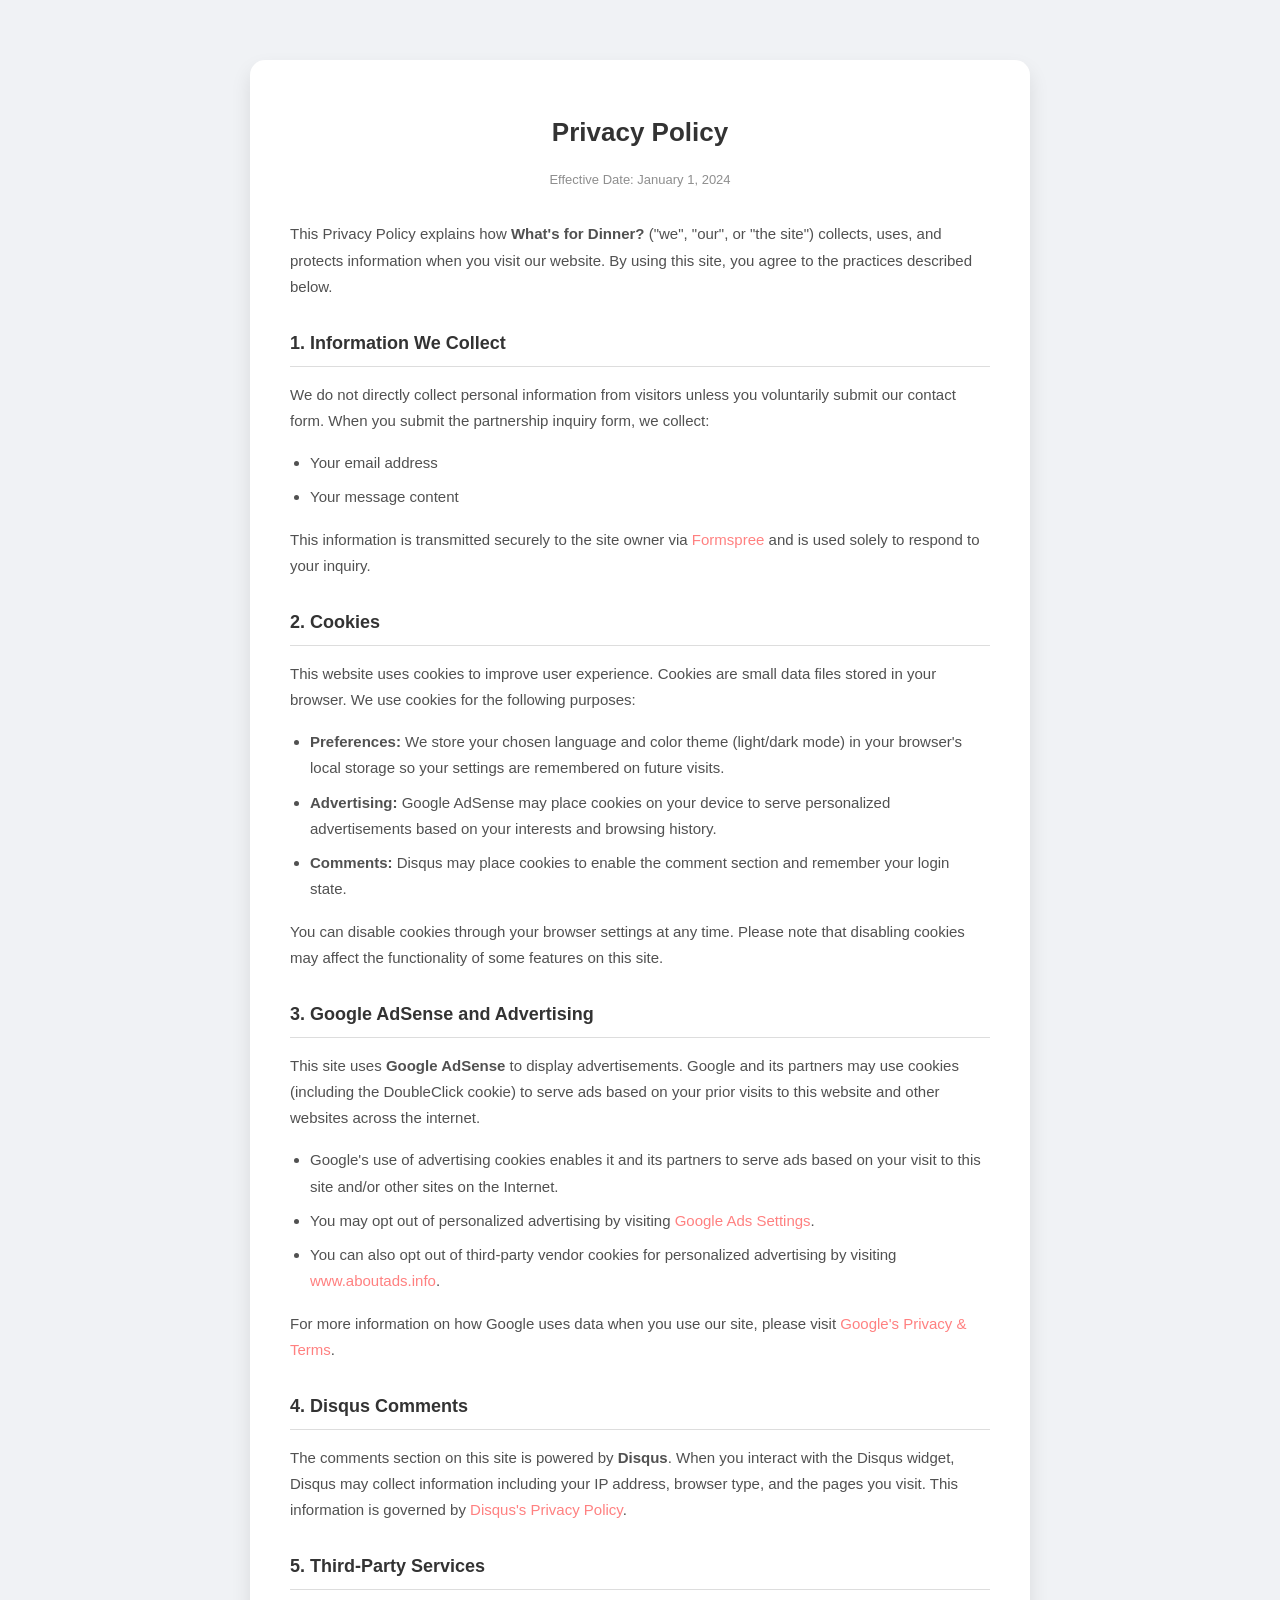
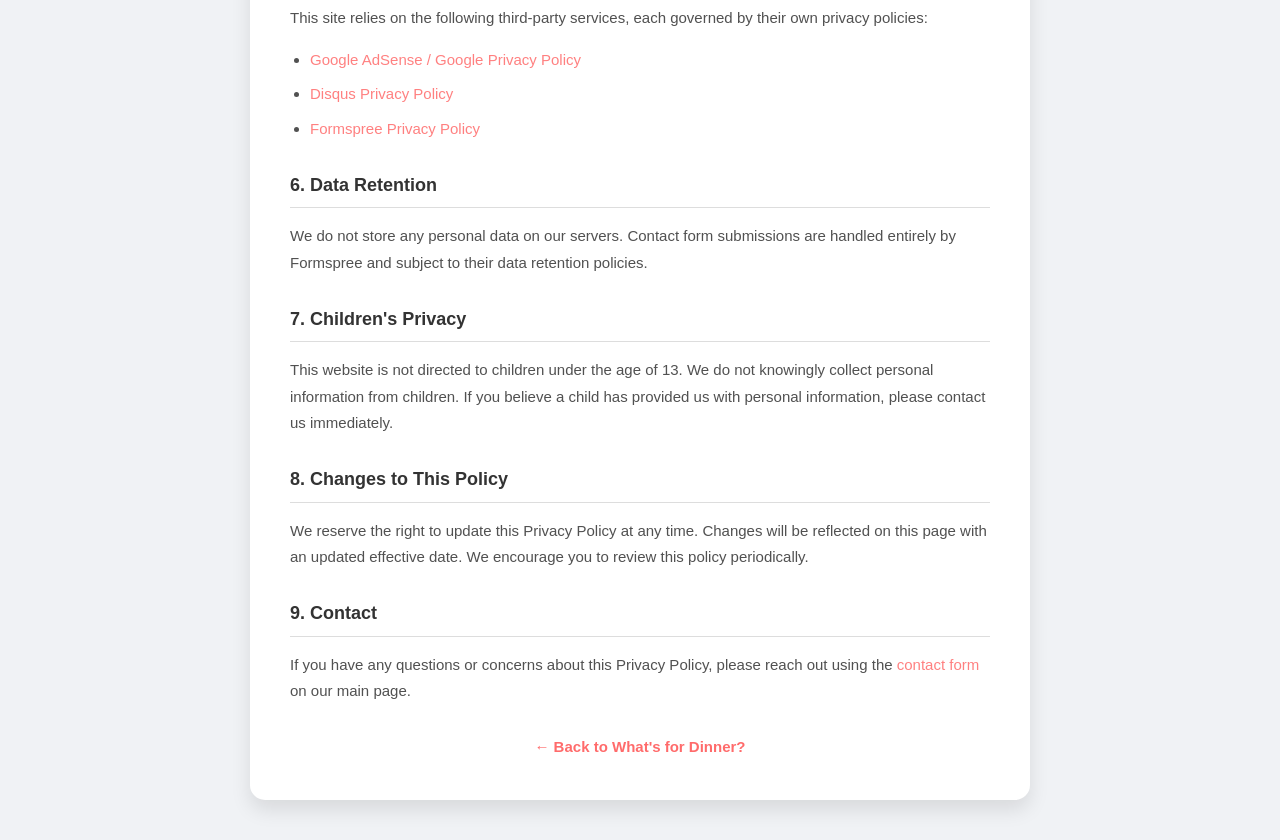
<file: privacy.html>
<!DOCTYPE html>
<html lang="en">
<head>
    <!-- Microsoft Clarity -->
    <script type="text/javascript">
        (function(c,l,a,r,i,t,y){
            c[a]=c[a]||function(){(c[a].q=c[a].q||[]).push(arguments)};
            t=l.createElement(r);t.async=1;t.src="https://www.clarity.ms/tag/"+i;
            y=l.getElementsByTagName(r)[0];y.parentNode.insertBefore(t,y);
        })(window, document, "clarity", "script", "w3ln2wsjqh");
    </script>
    <!-- Google tag (gtag.js) -->
    <script async src="https://www.googletagmanager.com/gtag/js?id=G-0MZJN7Y9BJ"></script>
    <script>
      window.dataLayer = window.dataLayer || [];
      function gtag(){dataLayer.push(arguments);}
      gtag('js', new Date());

      gtag('config', 'G-0MZJN7Y9BJ');
    </script>
    <meta charset="UTF-8">
    <meta name="viewport" content="width=device-width, initial-scale=1.0">
    <meta name="description" content="Privacy Policy for What's for Dinner? — Learn how we handle your data, cookies, and third-party services including Google AdSense and Disqus.">
    <title>Privacy Policy — What's for Dinner?</title>
    <link rel="stylesheet" href="style.css">
    <style>
        .privacy-container {
            background-color: var(--container-bg);
            padding: 40px;
            border-radius: 15px;
            box-shadow: 0 10px 20px var(--shadow-color);
            width: 95%;
            max-width: 700px;
            margin: 60px auto 40px;
            text-align: left;
            line-height: 1.75;
        }
        .privacy-container h1 {
            font-size: 26px;
            margin-bottom: 6px;
            text-align: center;
        }
        .privacy-container .effective-date {
            font-size: 13px;
            opacity: 0.55;
            text-align: center;
            margin-bottom: 30px;
        }
        .privacy-container h2 {
            font-size: 18px;
            margin: 28px 0 10px;
            border-bottom: 1px solid var(--border-color);
            padding-bottom: 6px;
        }
        .privacy-container p,
        .privacy-container li {
            font-size: 15px;
            opacity: 0.85;
        }
        .privacy-container ul {
            padding-left: 20px;
        }
        .privacy-container li {
            margin-bottom: 8px;
        }
        .privacy-container a {
            color: #ff6b6b;
            text-decoration: none;
        }
        .privacy-container a:hover {
            text-decoration: underline;
        }
        .back-link {
            display: block;
            text-align: center;
            margin-top: 30px;
            color: #ff6b6b;
            font-weight: bold;
            text-decoration: none;
            font-size: 15px;
        }
        .back-link:hover {
            text-decoration: underline;
        }
        body {
            display: block;
            padding: 0;
        }
    </style>
</head>
<body>
    <div class="privacy-container">
        <h1>Privacy Policy</h1>
        <p class="effective-date">Effective Date: January 1, 2024</p>

        <p>This Privacy Policy explains how <strong>What's for Dinner?</strong> ("we", "our", or "the site") collects, uses, and protects information when you visit our website. By using this site, you agree to the practices described below.</p>

        <h2>1. Information We Collect</h2>
        <p>We do not directly collect personal information from visitors unless you voluntarily submit our contact form. When you submit the partnership inquiry form, we collect:</p>
        <ul>
            <li>Your email address</li>
            <li>Your message content</li>
        </ul>
        <p>This information is transmitted securely to the site owner via <a href="https://formspree.io" target="_blank" rel="noopener">Formspree</a> and is used solely to respond to your inquiry.</p>

        <h2>2. Cookies</h2>
        <p>This website uses cookies to improve user experience. Cookies are small data files stored in your browser. We use cookies for the following purposes:</p>
        <ul>
            <li><strong>Preferences:</strong> We store your chosen language and color theme (light/dark mode) in your browser's local storage so your settings are remembered on future visits.</li>
            <li><strong>Advertising:</strong> Google AdSense may place cookies on your device to serve personalized advertisements based on your interests and browsing history.</li>
            <li><strong>Comments:</strong> Disqus may place cookies to enable the comment section and remember your login state.</li>
        </ul>
        <p>You can disable cookies through your browser settings at any time. Please note that disabling cookies may affect the functionality of some features on this site.</p>

        <h2>3. Google AdSense and Advertising</h2>
        <p>This site uses <strong>Google AdSense</strong> to display advertisements. Google and its partners may use cookies (including the DoubleClick cookie) to serve ads based on your prior visits to this website and other websites across the internet.</p>
        <ul>
            <li>Google's use of advertising cookies enables it and its partners to serve ads based on your visit to this site and/or other sites on the Internet.</li>
            <li>You may opt out of personalized advertising by visiting <a href="https://www.google.com/settings/ads" target="_blank" rel="noopener">Google Ads Settings</a>.</li>
            <li>You can also opt out of third-party vendor cookies for personalized advertising by visiting <a href="https://www.aboutads.info" target="_blank" rel="noopener">www.aboutads.info</a>.</li>
        </ul>
        <p>For more information on how Google uses data when you use our site, please visit <a href="https://policies.google.com/technologies/partner-sites" target="_blank" rel="noopener">Google's Privacy & Terms</a>.</p>

        <h2>4. Disqus Comments</h2>
        <p>The comments section on this site is powered by <strong>Disqus</strong>. When you interact with the Disqus widget, Disqus may collect information including your IP address, browser type, and the pages you visit. This information is governed by <a href="https://help.disqus.com/en/articles/1717103-disqus-privacy-policy" target="_blank" rel="noopener">Disqus's Privacy Policy</a>.</p>

        <h2>5. Third-Party Services</h2>
        <p>This site relies on the following third-party services, each governed by their own privacy policies:</p>
        <ul>
            <li><a href="https://policies.google.com/privacy" target="_blank" rel="noopener">Google AdSense / Google Privacy Policy</a></li>
            <li><a href="https://help.disqus.com/en/articles/1717103-disqus-privacy-policy" target="_blank" rel="noopener">Disqus Privacy Policy</a></li>
            <li><a href="https://formspree.io/legal/privacy-policy" target="_blank" rel="noopener">Formspree Privacy Policy</a></li>
        </ul>

        <h2>6. Data Retention</h2>
        <p>We do not store any personal data on our servers. Contact form submissions are handled entirely by Formspree and subject to their data retention policies.</p>

        <h2>7. Children's Privacy</h2>
        <p>This website is not directed to children under the age of 13. We do not knowingly collect personal information from children. If you believe a child has provided us with personal information, please contact us immediately.</p>

        <h2>8. Changes to This Policy</h2>
        <p>We reserve the right to update this Privacy Policy at any time. Changes will be reflected on this page with an updated effective date. We encourage you to review this policy periodically.</p>

        <h2>9. Contact</h2>
        <p>If you have any questions or concerns about this Privacy Policy, please reach out using the <a href="index.html#contact-form">contact form</a> on our main page.</p>

        <a class="back-link" href="index.html">← Back to What's for Dinner?</a>
    </div>
</body>
</html>
</file>
<file: style.css>
:root {
    --bg-color: #f0f2f5;
    --container-bg: #fff;
    --text-color: #333;
    --placeholder-bg: #e0e0e0;
    --placeholder-text: #333;
    --shadow-color: rgba(0, 0, 0, 0.1);
    --border-color: #ddd;
}

body.dark-mode {
    --bg-color: #121212;
    --container-bg: #1e1e1e;
    --text-color: #ffffff;
    --placeholder-bg: #333333;
    --placeholder-text: #ffffff;
    --shadow-color: rgba(0, 0, 0, 0.5);
    --border-color: #444;
}

body {
    font-family: 'Arial', sans-serif;
    background-color: var(--bg-color);
    color: var(--text-color);
    display: flex;
    justify-content: center;
    align-items: center;
    min-height: 100vh;
    margin: 0;
    padding: 20px 0;
    transition: background-color 0.3s, color 0.3s;
}

.controls-container {
    position: fixed;
    top: 20px;
    right: 20px;
    display: flex;
    align-items: center;
    gap: 15px;
    z-index: 1000;
}

.theme-toggle, .lang-toggle {
    background: var(--container-bg);
    color: var(--text-color);
    border: 1px solid var(--border-color);
    border-radius: 50%;
    font-size: 18px;
    cursor: pointer;
    transition: transform 0.3s, background-color 0.3s, color 0.3s, box-shadow 0.3s;
    padding: 0;
    display: flex;
    justify-content: center;
    align-items: center;
    width: 45px;
    height: 45px;
    box-shadow: 0 4px 6px var(--shadow-color);
    font-weight: bold;
}

.theme-toggle:hover, .lang-toggle:hover {
    transform: scale(1.1);
}

.container {
    background-color: var(--container-bg);
    padding: 40px;
    border-radius: 15px;
    box-shadow: 0 10px 20px var(--shadow-color);
    text-align: center;
    position: relative;
    transition: background-color 0.3s, box-shadow 0.3s;
    width: 95%;
    max-width: 600px;
    margin: 40px 0;
}

h1 {
    color: var(--text-color);
    margin-bottom: 30px;
    margin-top: 10px;
    transition: color 0.3s;
    font-size: 28px;
}

.menu-display {
    display: flex;
    justify-content: center;
    margin-bottom: 30px;
}

.menu-card {
    width: 100%;
    min-height: 120px;
    border-radius: 15px;
    background-color: var(--placeholder-bg);
    display: flex;
    flex-direction: column;
    justify-content: center;
    align-items: center;
    font-size: 28px;
    font-weight: bold;
    color: var(--placeholder-text);
    transition: background-color 0.3s, color 0.3s, opacity 0.3s;
    padding: 20px;
    box-sizing: border-box;
}

#menu-image {
    width: 100%;
    height: 180px;
    object-fit: cover;
    border-radius: 10px;
    margin-bottom: 15px;
    display: none;
    box-shadow: 0 4px 8px var(--shadow-color);
}

#generate-btn {
    background-color: #ff6b6b;
    color: white;
    padding: 15px 30px;
    border: none;
    border-radius: 10px;
    cursor: pointer;
    font-size: 18px;
    font-weight: bold;
    transition: background-color 0.3s ease;
    width: 100%;
    margin-bottom: 20px;
}

#generate-btn:hover {
    background-color: #ff5252;
}

.divider {
    border: 0;
    border-top: 1px solid var(--border-color);
    margin: 30px 0;
}

.ad-container {
    margin: 20px 0;
    text-align: center;
    min-height: 90px;
}

.contact-section {
    text-align: left;
}

.contact-section h2 {
    font-size: 20px;
    margin-bottom: 15px;
    text-align: center;
}

.form-group {
    margin-bottom: 15px;
}

.form-group input, .form-group textarea {
    width: 100%;
    padding: 12px;
    border: 1px solid var(--border-color);
    border-radius: 8px;
    background-color: var(--container-bg);
    color: var(--text-color);
    box-sizing: border-box;
    font-size: 14px;
}

.form-group textarea {
    height: 80px;
    resize: none;
}

.submit-btn {
    width: 100%;
    padding: 12px;
    background-color: #4CAF50;
    color: white;
    border: none;
    border-radius: 8px;
    cursor: pointer;
    font-size: 16px;
    font-weight: bold;
    transition: background-color 0.3s;
}

.submit-btn:hover {
    background-color: #45a049;
}

#form-status {
    margin-top: 10px;
    font-size: 14px;
    text-align: center;
}

#form-status.success {
    color: #4CAF50;
}

#form-status.error {
    color: #ff5252;
}

.comments-section {
    margin-top: 30px;
    text-align: left;
}

.subheading {
    font-size: 15px;
    color: var(--text-color);
    opacity: 0.65;
    margin-top: -15px;
    margin-bottom: 20px;
    line-height: 1.5;
}

.menu-description {
    margin-top: 14px;
    text-align: left;
    font-size: 14px;
    font-weight: normal;
    color: var(--text-color);
    width: 100%;
}

.menu-desc-text {
    margin: 0 0 10px 0;
    line-height: 1.6;
    opacity: 0.85;
}

.menu-calories {
    display: inline-block;
    background: rgba(255, 107, 107, 0.15);
    color: #ff6b6b;
    padding: 3px 12px;
    border-radius: 20px;
    font-size: 13px;
    font-weight: bold;
}

.about-section,
.tips-section {
    text-align: left;
}

.about-section h2,
.tips-section h2 {
    font-size: 20px;
    margin-bottom: 12px;
    text-align: center;
}

.about-section p {
    font-size: 15px;
    line-height: 1.75;
    opacity: 0.85;
}

.tips-list {
    padding-left: 20px;
    margin: 0;
}

.tips-list li {
    font-size: 15px;
    line-height: 1.7;
    margin-bottom: 10px;
    opacity: 0.85;
}

.site-footer {
    margin-top: 30px;
    padding-top: 20px;
    border-top: 1px solid var(--border-color);
    text-align: center;
}

#footer-copyright {
    font-size: 13px;
    opacity: 0.55;
    margin: 0 0 8px 0;
}

.footer-nav {
    display: flex;
    justify-content: center;
    gap: 24px;
}

.footer-nav a {
    color: #ff6b6b;
    text-decoration: none;
    font-size: 14px;
}

.footer-nav a:hover {
    text-decoration: underline;
}
</file>
